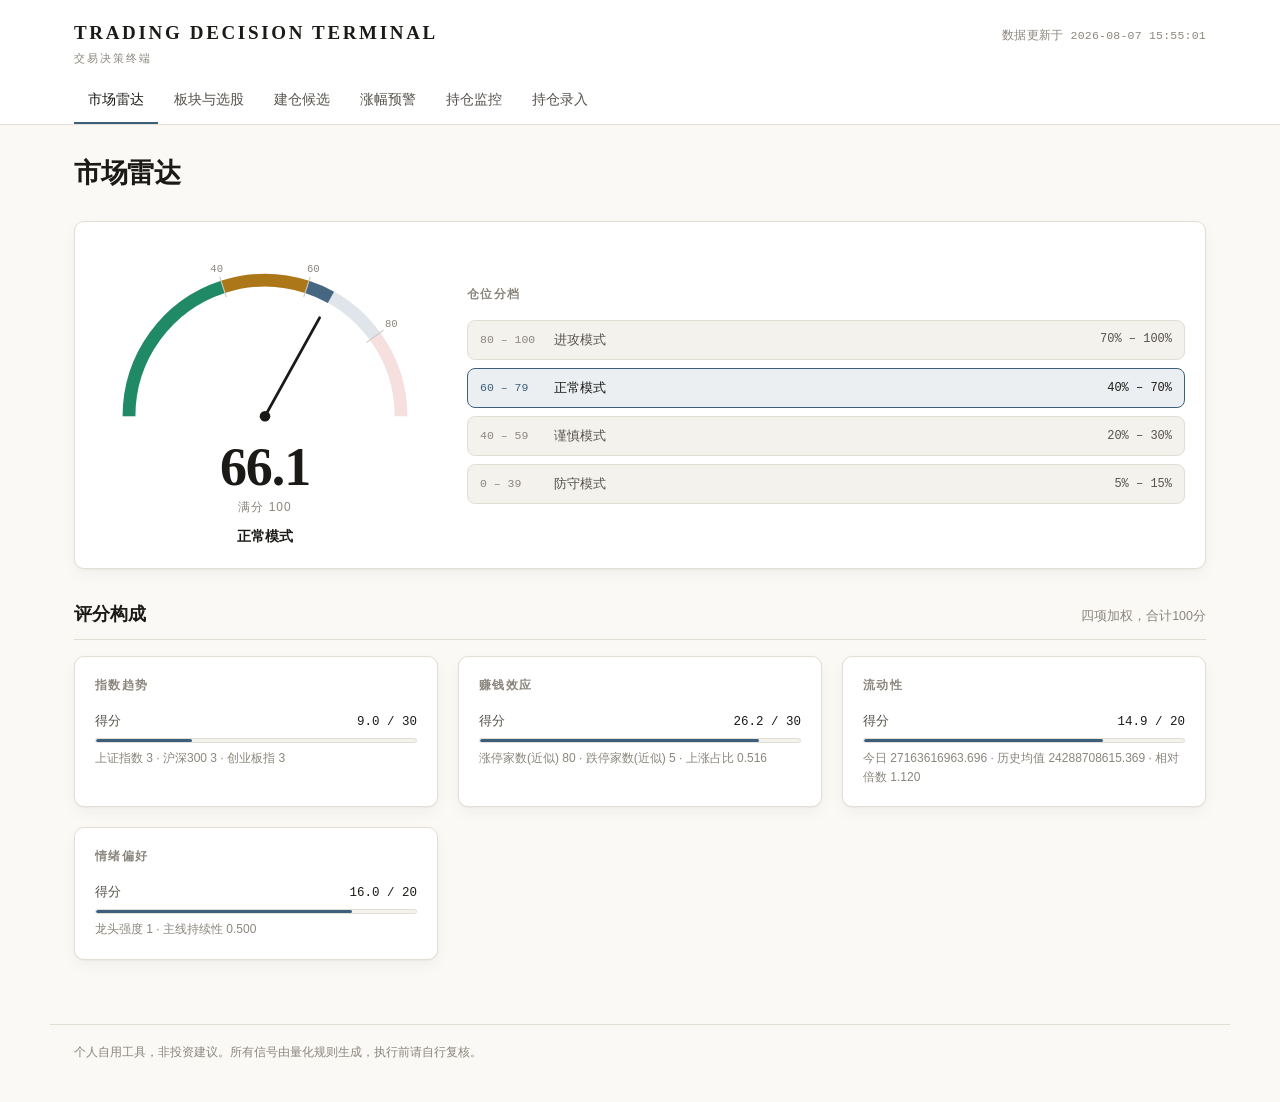
<file: site/index.html>
<!DOCTYPE html>
<html lang="zh-CN">
<head>
<meta charset="UTF-8" />
<meta name="viewport" content="width=device-width, initial-scale=1" />
<meta name="color-scheme" content="light dark" />
<title>市场雷达 · Trading Decision Terminal</title>
<link rel="stylesheet" href="./terminal.css" />
</head>
<body>

<header class="masthead">
  <div class="masthead-inner">
    <h1 class="wordmark">Trading Decision Terminal
      <span class="wordmark-sub">交易决策终端</span>
    </h1>
    <div class="stamp" id="stamp">读取中…</div>
  </div>
  <nav class="tabs" id="tabs" aria-label="页面导航"></nav>
</header>

<div class="diag" id="diag" hidden></div>

<main>
  <div class="page-head">
    <h2 class="page-title">市场雷达</h2>
  </div>

  <section class="card">
    <div class="gauge-wrap">
      <div>
        <div class="gauge">
          <div id="gauge"></div>
          <div class="gauge-readout">
            <div class="score-value" id="score">—</div>
            <div class="score-of">满分 100</div>
            <div class="mode-line" id="mode"></div>
          </div>
        </div>
      </div>
      <div>
        <h3 class="card-title">仓位分档</h3>
        <div class="regime-band" id="regimes"></div>
      </div>
    </div>
  </section>

  <section class="section">
    <div class="section-head">
      <h3 class="section-title">评分构成</h3>
      <span class="section-meta">四项加权，合计100分</span>
    </div>
    <div class="grid cols-2" id="breakdown"></div>
  </section>
</main>

<footer class="foot">个人自用工具，非投资建议。所有信号由量化规则生成，执行前请自行复核。</footer>

<script src="./terminal.js"></script>
<script>
const REGIMES = [
  { name: "进攻模式", range: "80 – 100", cap: "70% – 100%", lo: 80, hi: 101 },
  { name: "正常模式", range: "60 – 79",  cap: "40% – 70%",  lo: 60, hi: 80 },
  { name: "谨慎模式", range: "40 – 59",  cap: "20% – 30%",  lo: 40, hi: 60 },
  { name: "防守模式", range: "0 – 39",   cap: "5% – 15%",   lo: 0,  hi: 40 },
];
const MAXES = { "指数趋势": 30, "赚钱效应": 30, "流动性": 20, "情绪偏好": 20 };

function bandHtml(s) {
  return REGIMES.map(r => {
    const active = s !== null && s >= r.lo && s < r.hi;
    return `<div class="regime${active ? " is-active" : ""}">
      <span class="regime-range">${r.range}</span>
      <span>${r.name}</span>
      <span class="regime-cap">${r.cap}</span>
    </div>`;
  }).join("");
}

(async function () {
  buildChrome("index.html");
  stampLastRun();

  const data = await loadJson("market_score.json");

  if (!data) {
    document.getElementById("score").textContent = "—";
    renderGauge(document.getElementById("gauge"), 0);
    document.getElementById("regimes").innerHTML = bandHtml(null);
    document.getElementById("breakdown").innerHTML = emptyState("尚无市场评分", "");
    return;
  }

  panel("仪表盘", () => {
    renderGauge(document.getElementById("gauge"), data.total_score);
    document.getElementById("score").textContent = fmt.num(data.total_score, 1);
    document.getElementById("mode").textContent = data.mode || "";
  });

  panel("仓位分档", () => {
    document.getElementById("regimes").innerHTML = bandHtml(Number(data.total_score) || 0);
  });

  panel("评分构成", () => {
    const bd = data.breakdown || {};
    const keys = Object.keys(bd);
    document.getElementById("breakdown").innerHTML = keys.length
      ? keys.map(k => `<div class="card">
          <h3 class="card-title">${esc(k)}</h3>
          ${meter("得分", bd[k].score, MAXES[k] || 30, detailLine(bd[k].detail))}
        </div>`).join("")
      : emptyState("暂无评分明细", "");
  });
})();
</script>
</body>
</html>
</file>
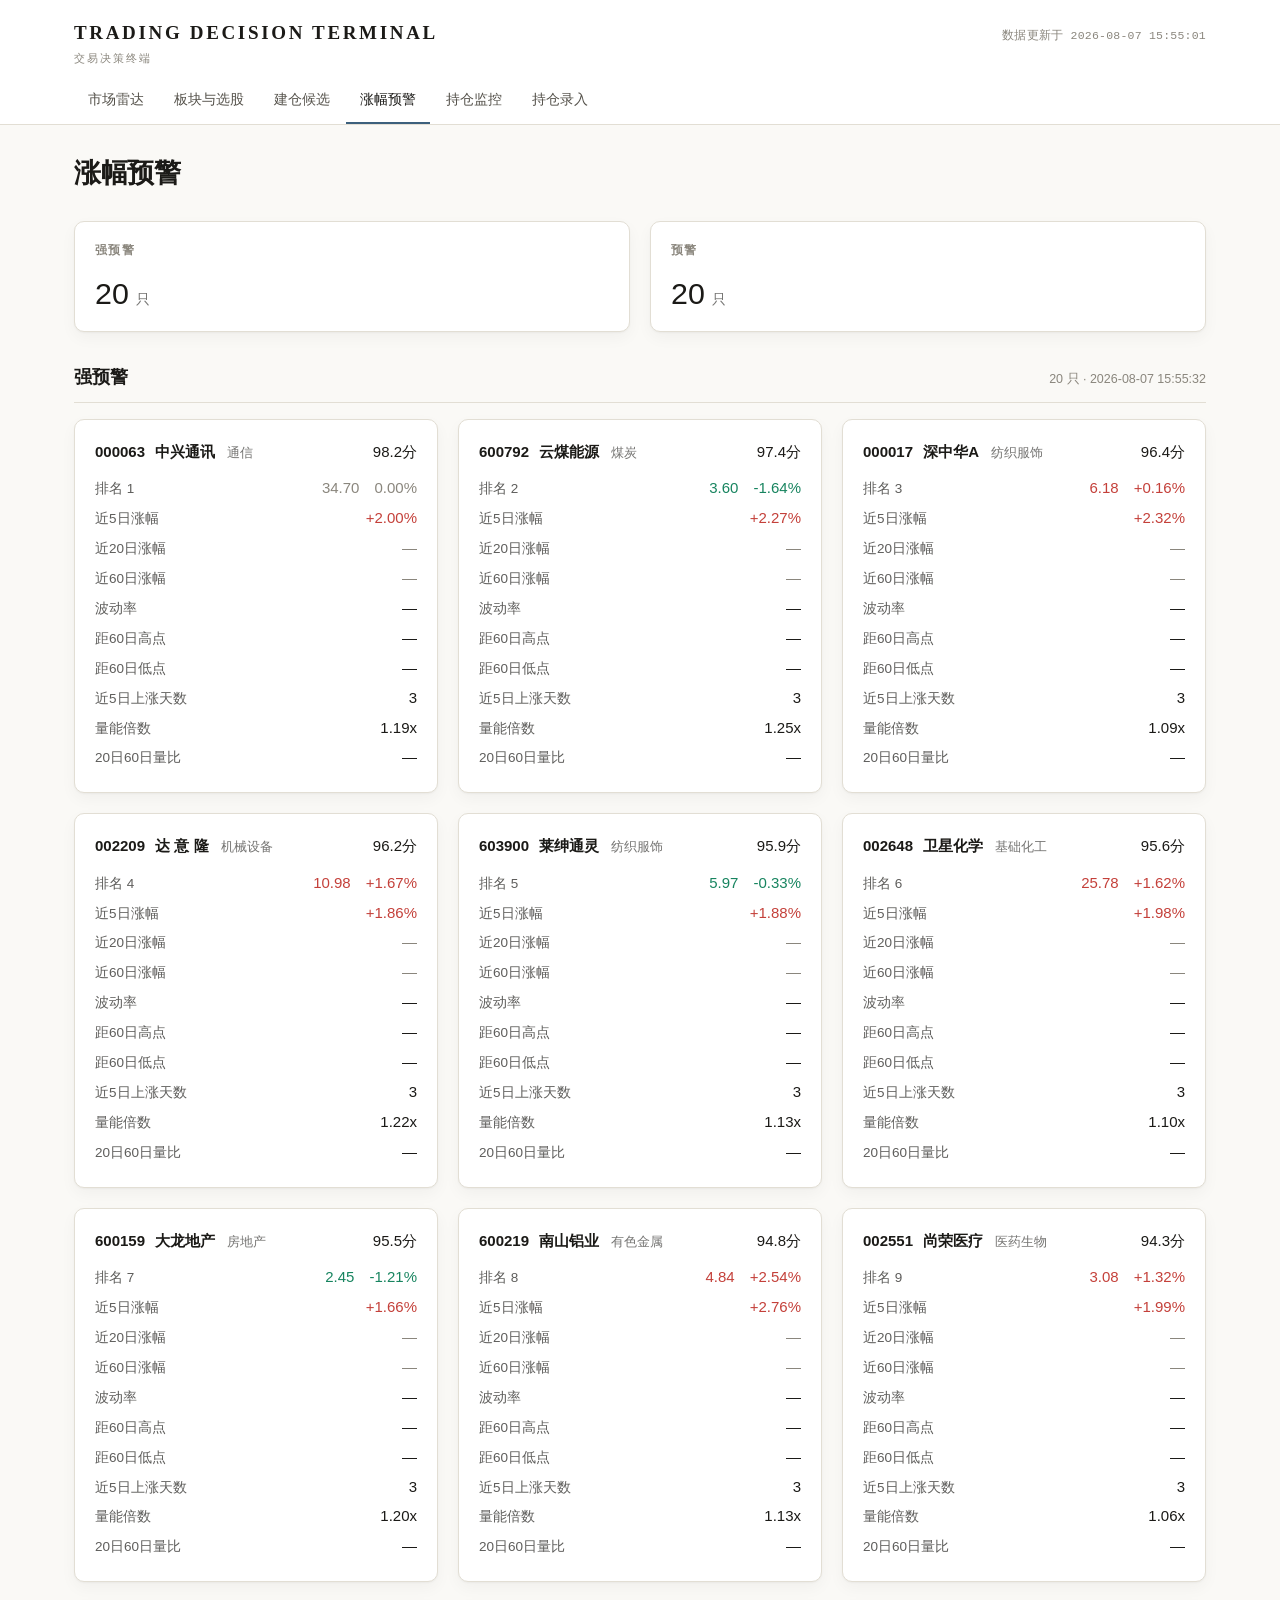
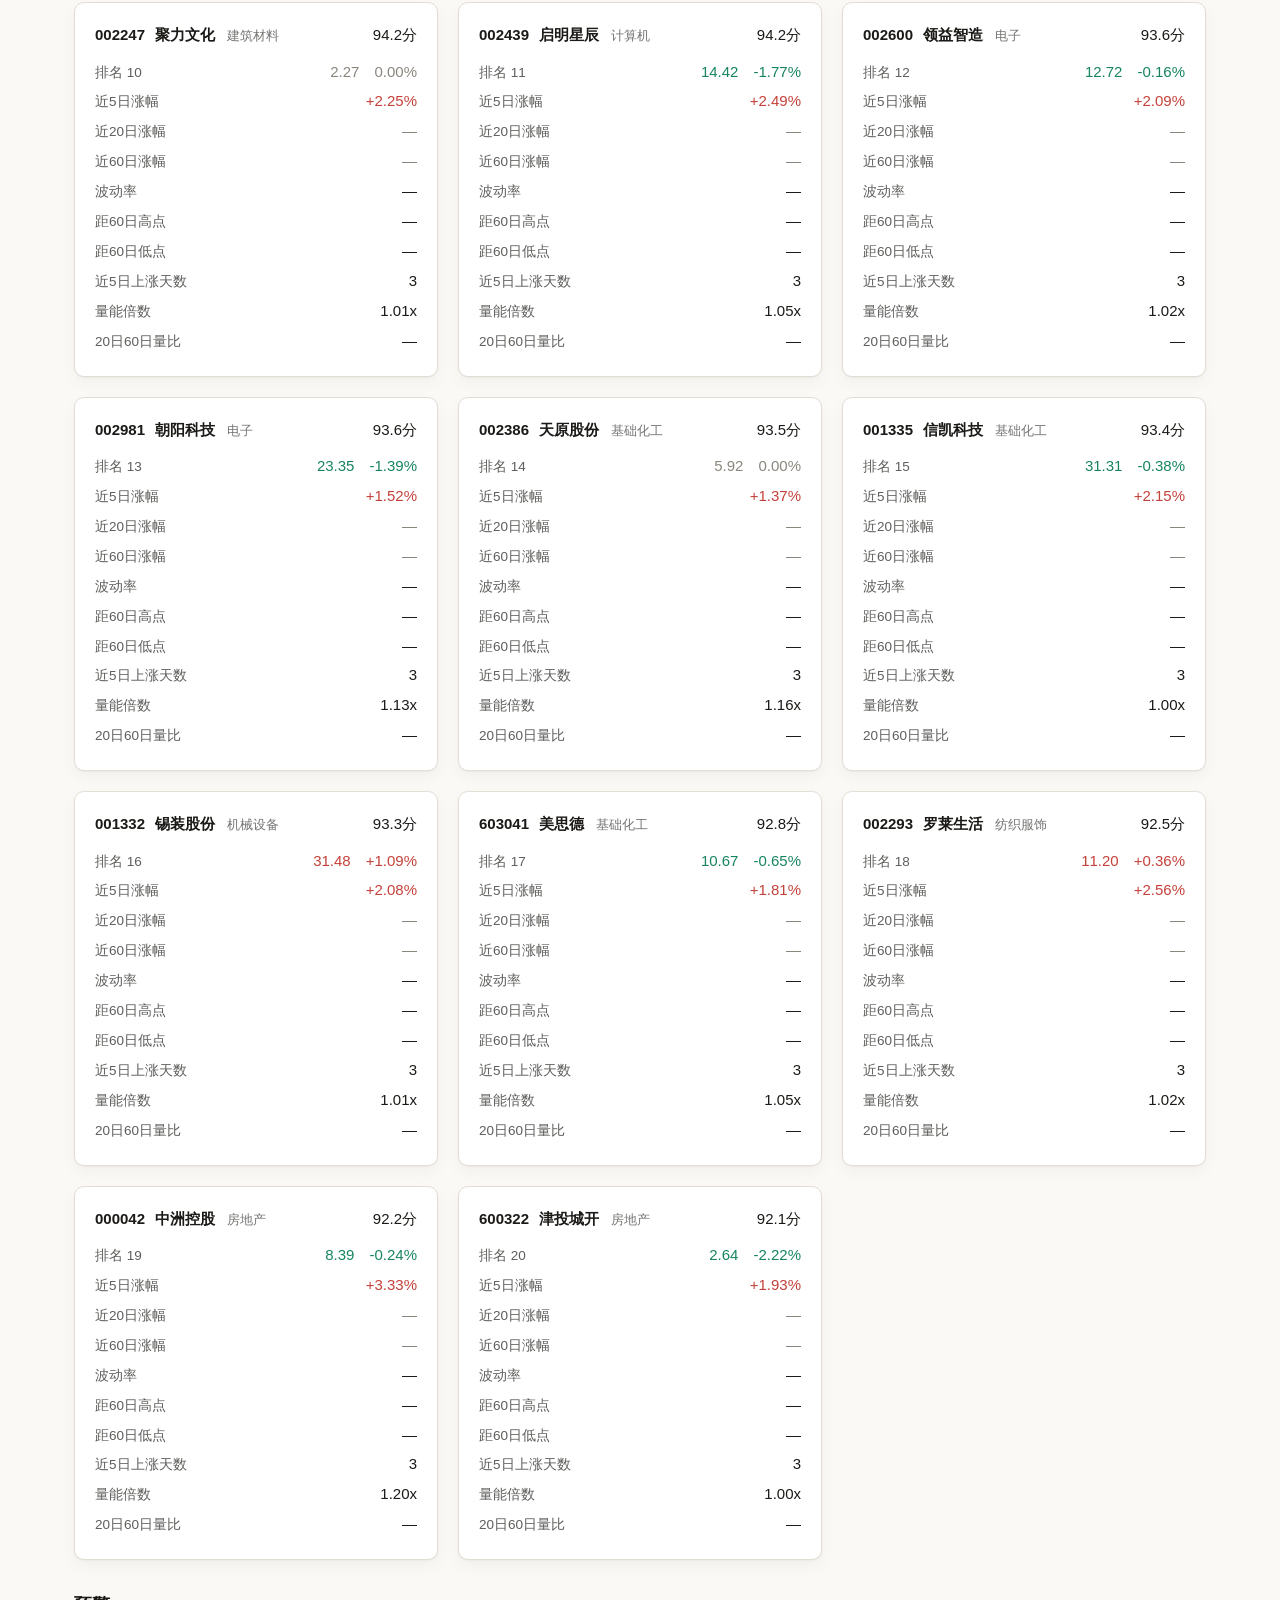
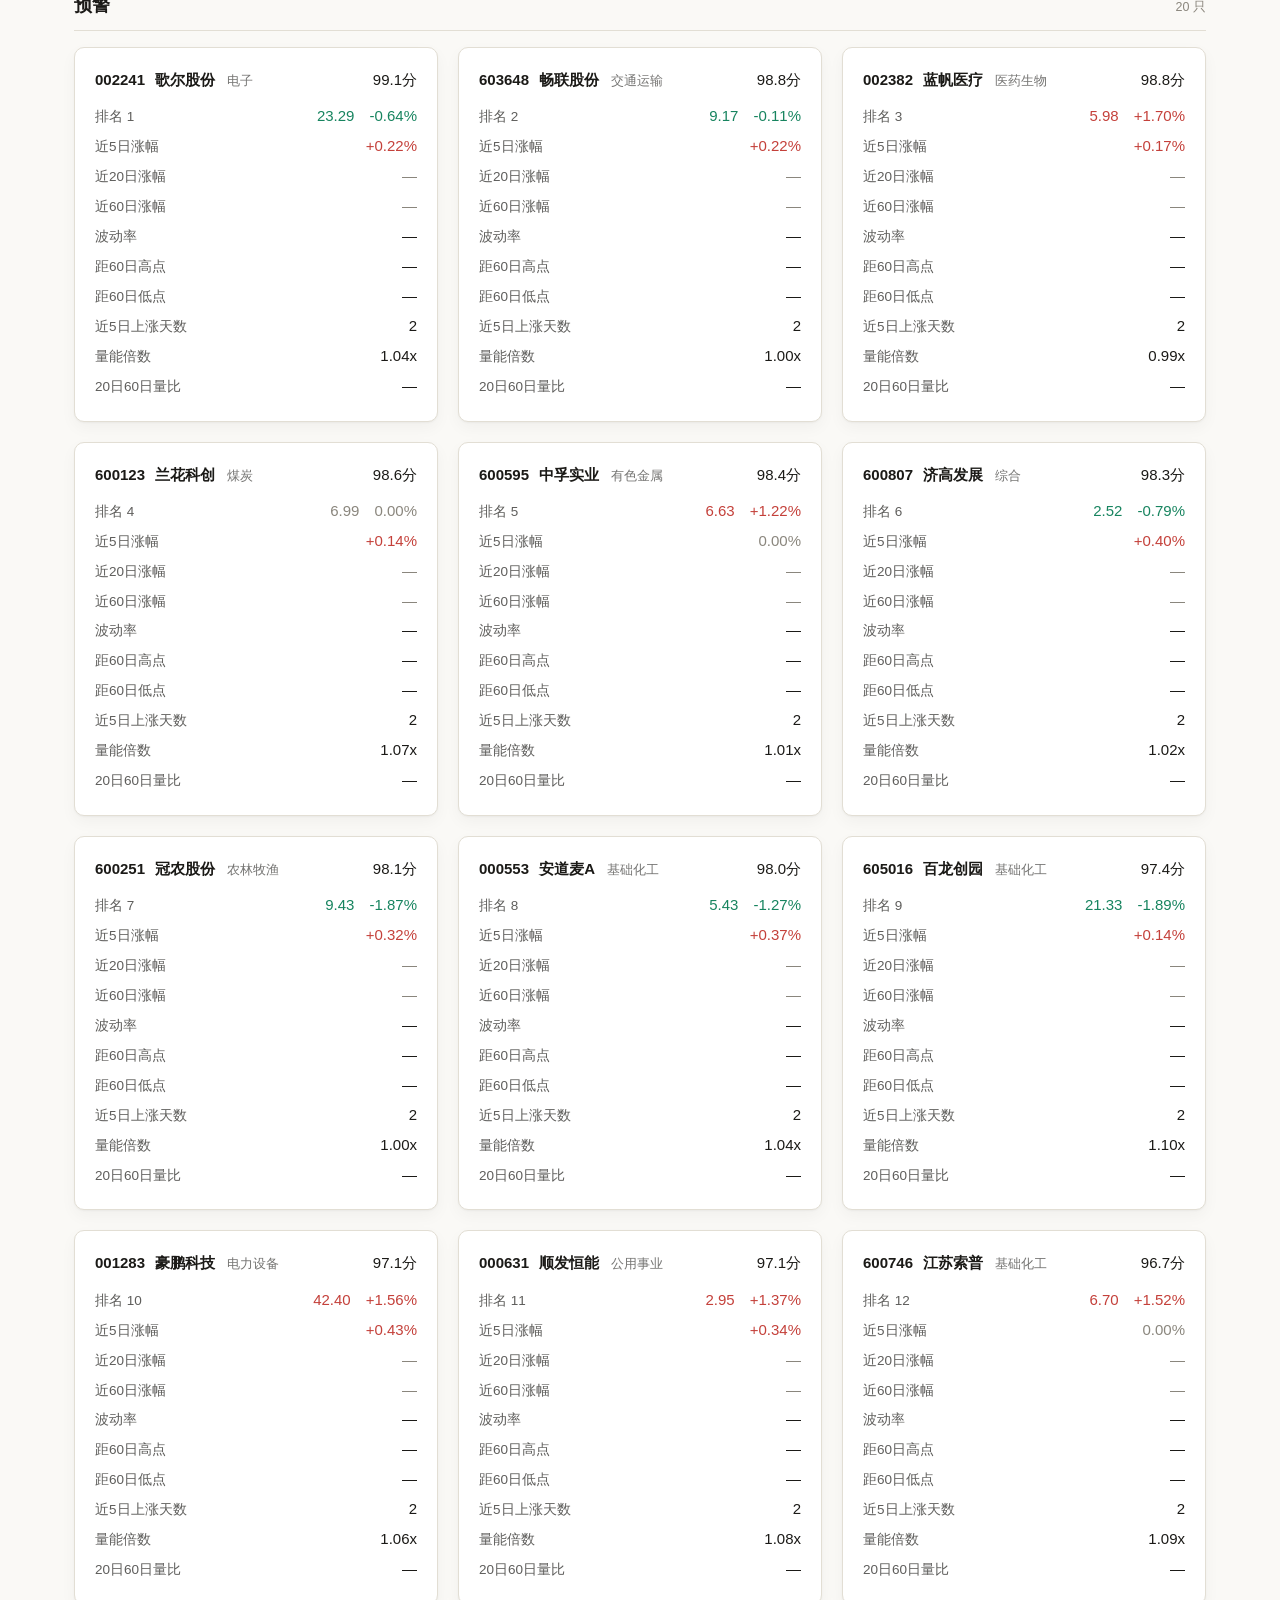
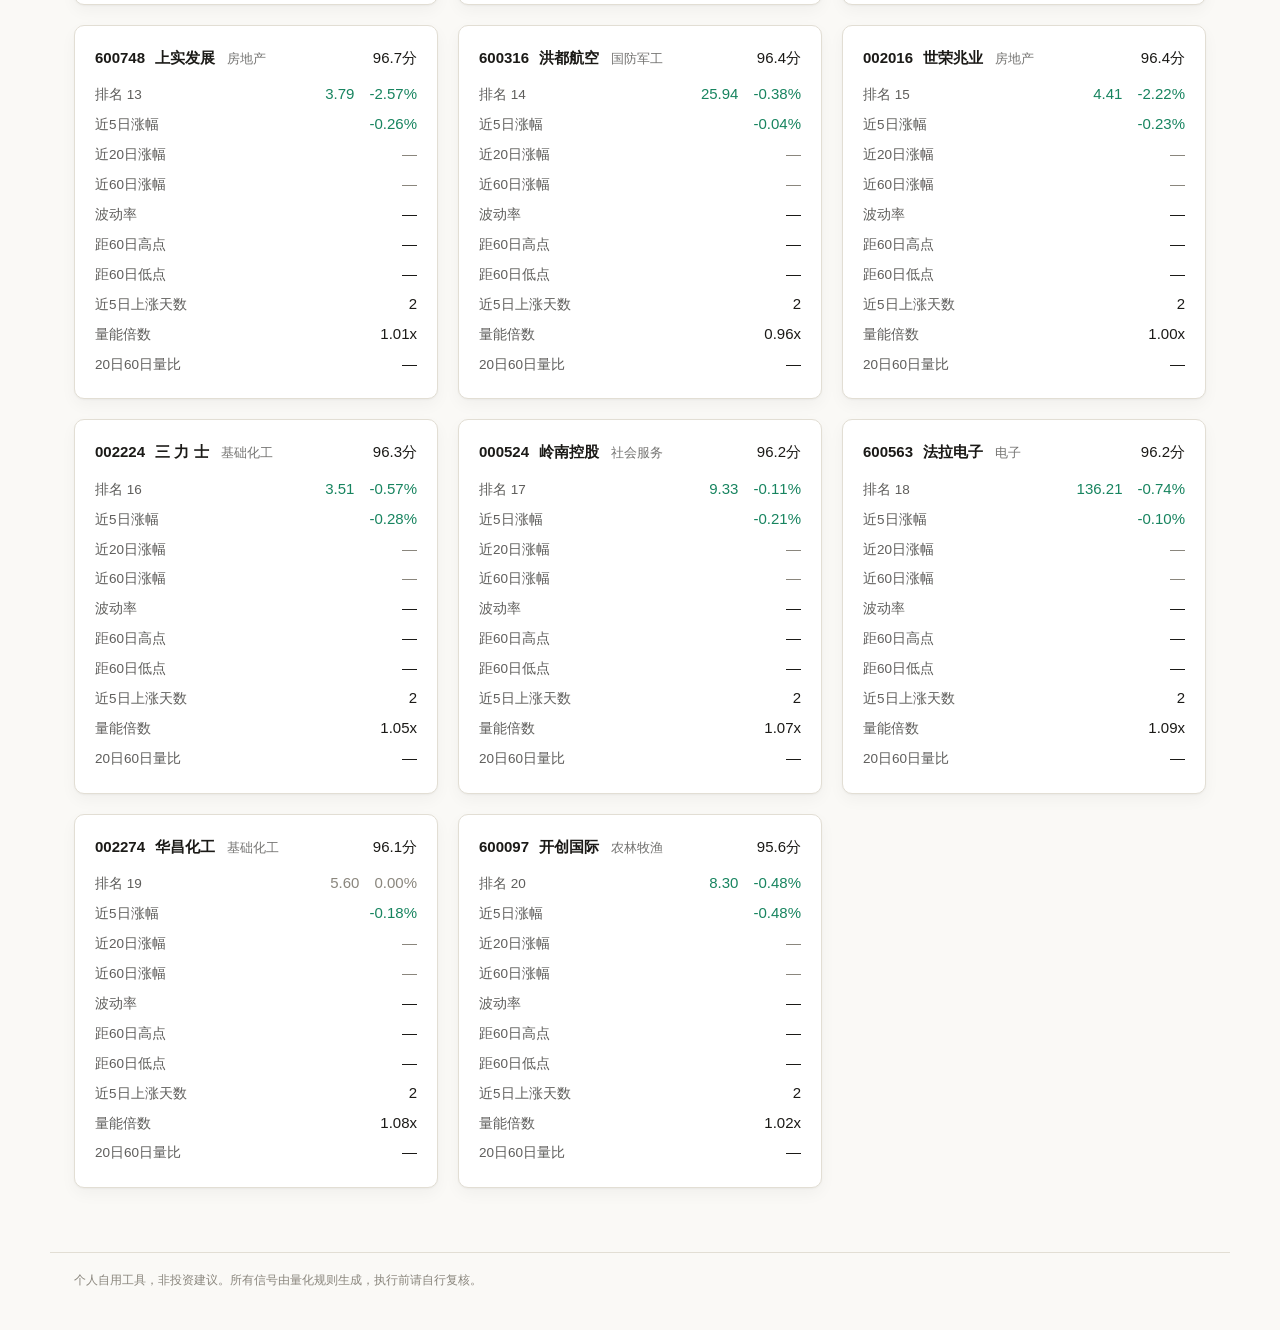
<file: site/alert.html>
<!DOCTYPE html>
<html lang="zh-CN">
<head>
<meta charset="UTF-8" />
<meta name="viewport" content="width=device-width, initial-scale=1" />
<meta name="color-scheme" content="light dark" />
<title>涨幅预警 · Trading Decision Terminal</title>
<link rel="stylesheet" href="./terminal.css" />
</head>
<body>

<header class="masthead">
  <div class="masthead-inner">
    <h1 class="wordmark">Trading Decision Terminal
      <span class="wordmark-sub">交易决策终端</span>
    </h1>
    <div class="stamp" id="stamp">读取中…</div>
  </div>
  <nav class="tabs" id="tabs" aria-label="页面导航"></nav>
</header>

<div class="diag" id="diag" hidden></div>

<main>
  <div class="page-head">
    <h2 class="page-title">涨幅预警</h2>
  </div>

  <section class="grid cols-2" id="overview"></section>

  <section class="section">
    <div class="section-head">
      <h3 class="section-title">强预警</h3>
      <span class="section-meta" id="strong-meta">—</span>
    </div>
    <div id="strong-list"></div>
  </section>

  <section class="section">
    <div class="section-head">
      <h3 class="section-title">预警</h3>
      <span class="section-meta" id="normal-meta">—</span>
    </div>
    <div id="normal-list"></div>
  </section>
</main>

<footer class="foot">个人自用工具，非投资建议。所有信号由量化规则生成，执行前请自行复核。</footer>

<script src="./terminal.js"></script>
<script>
function n_(o, keys) {
  if (!o) return null;
  for (const k of keys) {
    const v = o[k];
    if (typeof v === "number" && isFinite(v)) return v;
  }
  return null;
}

function card(s, rank) {
  const chg = n_(s, ["今日涨跌幅"]);
  const ret5 = n_(s, ["近5日涨幅"]);
  const ret20 = n_(s, ["近20日涨幅"]);
  const ret60 = n_(s, ["近60日涨幅"]);
  const vol20 = n_(s, ["波动率"]);
  const distHi = n_(s, ["距60日高点"]);
  const distLo = n_(s, ["距60日低点"]);
  const updays = s["近5日上涨天数"];
  const vspike = n_(s, ["量能倍数"]);
  const volRatio = n_(s, ["20日60日量比"]);
  const score = n_(s, ["综合得分"]);
  return `<div class="card">
    <div class="stock-head">
      <div>
        <span class="stock-code">${esc(String(s["代码"]||""))}</span>
        <span class="stock-name">${esc(String(s["名称"]||""))}</span>
        <span class="stock-industry">${esc(String(s["行业"]||"未分类"))}</span>
      </div>
      <span class="tag tag-muted">${score!==null?fmt.num(score,1)+"分":"—"}</span>
    </div>
    <div class="kv-row">
      <span class="kv-key">排名 ${rank}</span>
      <span class="kv-val num ${fmt.dirClass(chg)}">${fmt.num(n_(s,["最新价"]),2)}　${chg>0?"+":""}${fmt.num(chg,2)}%</span>
    </div>
    <div class="kv-list">
      <div class="kv-row"><span class="kv-key">近5日涨幅</span>
        <span class="kv-val num ${fmt.dirClass(ret5)}">${ret5!==null?(ret5>0?"+":"")+fmt.num(ret5,2)+"%":"—"}</span></div>
      <div class="kv-row"><span class="kv-key">近20日涨幅</span>
        <span class="kv-val num ${fmt.dirClass(ret20)}">${ret20!==null?(ret20>0?"+":"")+fmt.num(ret20,2)+"%":"—"}</span></div>
      <div class="kv-row"><span class="kv-key">近60日涨幅</span>
        <span class="kv-val num ${fmt.dirClass(ret60)}">${ret60!==null?(ret60>0?"+":"")+fmt.num(ret60,2)+"%":"—"}</span></div>
      <div class="kv-row"><span class="kv-key">波动率</span>
        <span class="kv-val num">${vol20!==null?fmt.num(vol20,2)+"%":"—"}</span></div>
      <div class="kv-row"><span class="kv-key">距60日高点</span>
        <span class="kv-val num">${distHi!==null?fmt.num(distHi,2)+"%":"—"}</span></div>
      <div class="kv-row"><span class="kv-key">距60日低点</span>
        <span class="kv-val num">${distLo!==null?fmt.num(distLo,2)+"%":"—"}</span></div>
      <div class="kv-row"><span class="kv-key">近5日上涨天数</span>
        <span class="kv-val num">${updays!==null&&updays!==undefined?updays:"—"}</span></div>
      <div class="kv-row"><span class="kv-key">量能倍数</span>
        <span class="kv-val num">${vspike!==null?fmt.num(vspike,2)+"x":"—"}</span></div>
      <div class="kv-row"><span class="kv-key">20日60日量比</span>
        <span class="kv-val num">${volRatio!==null?fmt.num(volRatio,2):"—"}</span></div>
    </div>
  </div>`;
}

(async function () {
  buildChrome("alert.html");
  stampLastRun();

  const data = await loadJson("dual.json");
  const F = (data && data.precursor_factor_watch) || {};
  const strong = (F.strong_watch || []).slice()
    .sort((a,b) => (n_(b,["综合得分"])??-1) - (n_(a,["综合得分"])??-1));
  const normal = (F.normal_watch || []).slice()
    .sort((a,b) => (n_(b,["综合得分"])??-1) - (n_(a,["综合得分"])??-1));

  panel("概览", () => {
    document.getElementById("overview").innerHTML = `
      <div class="card"><h3 class="card-title">强预警</h3>
        <div class="big-num">${strong.length}<span class="unit"> 只</span></div>
      </div>
      <div class="card"><h3 class="card-title">预警</h3>
        <div class="big-num">${normal.length}<span class="unit"> 只</span></div>
      </div>`;
  });

  panel("强预警列表", () => {
    document.getElementById("strong-meta").textContent = strong.length ? `${strong.length} 只 · ${(data&&data.update_date)||""}` : "无";
    document.getElementById("strong-list").innerHTML = strong.length
      ? `<div class="grid cols-2">${strong.map((s,i) => card(s,i+1)).join("")}</div>`
      : emptyState("当前无标的", "");
  });

  panel("预警列表", () => {
    document.getElementById("normal-meta").textContent = normal.length ? `${normal.length} 只` : "无";
    document.getElementById("normal-list").innerHTML = normal.length
      ? `<div class="grid cols-2">${normal.map((s,i) => card(s,i+1)).join("")}</div>`
      : emptyState("当前无标的", "");
  });
})();
</script>

<style>
.big-num { font-size:1.9rem; font-variant-numeric:tabular-nums; line-height:1.15; }
.big-num .unit { font-size:.85rem; opacity:.6; margin-left:3px; }

.stock-head { display:flex; justify-content:space-between; align-items:baseline; gap:8px; margin-bottom:10px; }
.stock-code { font-variant-numeric:tabular-nums; font-weight:600; }
.stock-name { margin-left:6px; font-weight:600; }
.stock-industry { margin-left:8px; opacity:.6; font-size:.85em; }

.kv-row { display:flex; justify-content:space-between; gap:10px; padding:3px 0; align-items:baseline; }
.kv-key { opacity:.7; flex-shrink:0; font-size:.9em; }
.kv-val { text-align:right; }
.kv-val.num { font-variant-numeric:tabular-nums; }
.kv-val.up { color:var(--up,#b4483c); }
.kv-val.down { color:var(--down,#3d7a5a); }
</style>
</body>
</html>
</file>
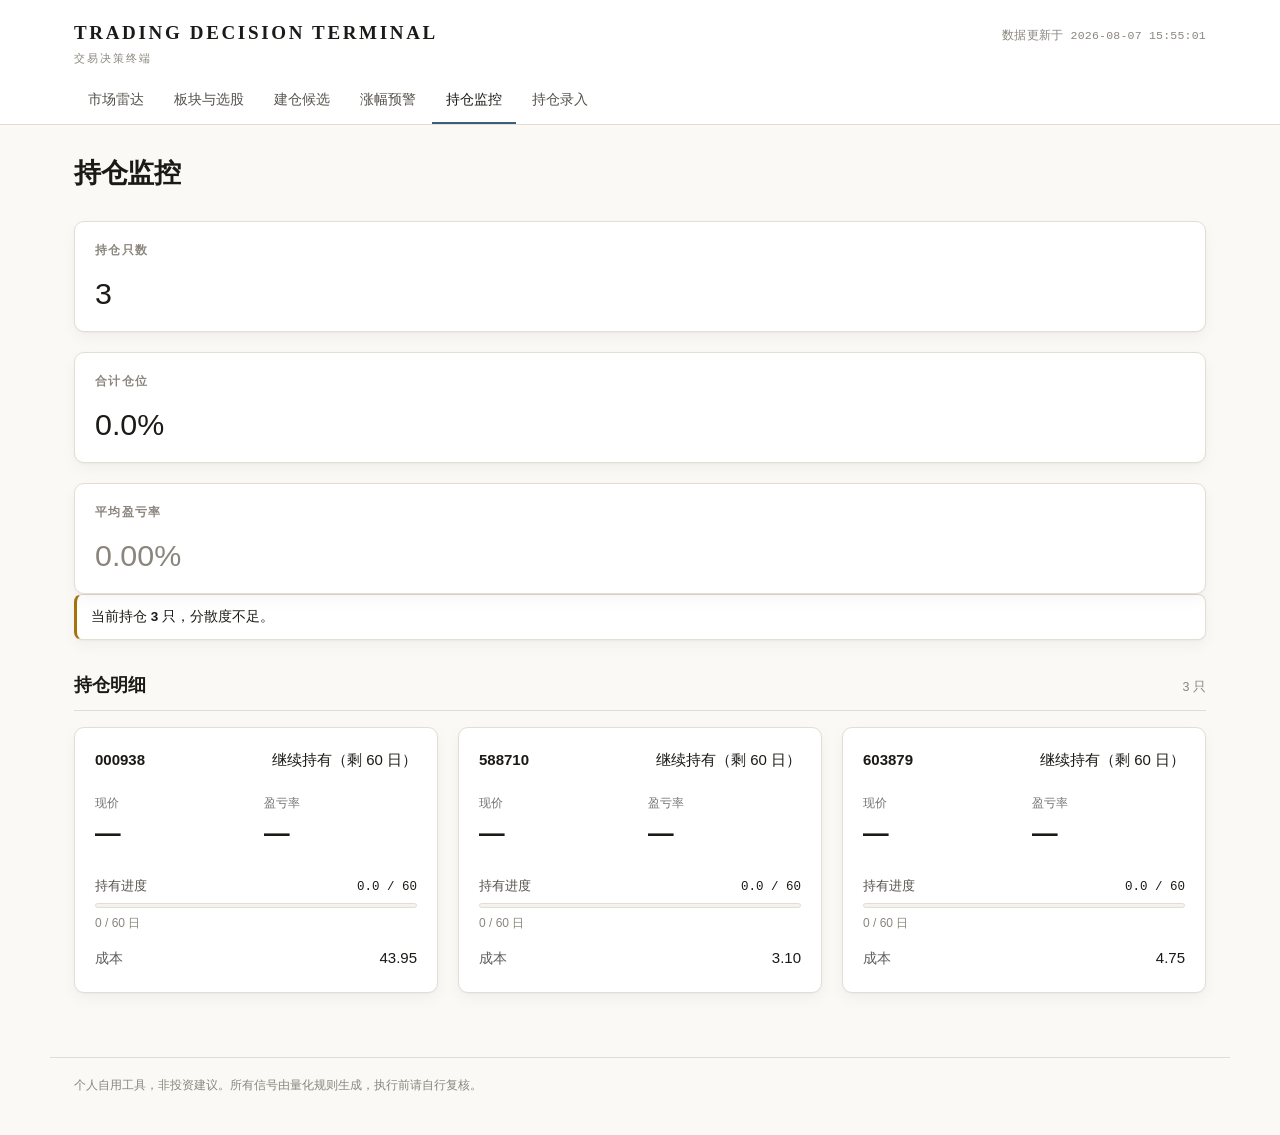
<file: site/holdings.html>
<!DOCTYPE html>
<html lang="zh-CN">
<head>
<meta charset="UTF-8" />
<meta name="viewport" content="width=device-width, initial-scale=1" />
<meta name="color-scheme" content="light dark" />
<title>持仓监控 · Trading Decision Terminal</title>
<link rel="stylesheet" href="./terminal.css" />
</head>
<body>

<header class="masthead">
  <div class="masthead-inner">
    <h1 class="wordmark">Trading Decision Terminal
      <span class="wordmark-sub">交易决策终端</span>
    </h1>
    <div class="stamp" id="stamp">读取中…</div>
  </div>
  <nav class="tabs" id="tabs" aria-label="页面导航"></nav>
</header>

<div class="diag" id="diag" hidden></div>

<main>
  <div class="page-head">
    <h2 class="page-title">持仓监控</h2>
  </div>

  <section class="grid cols-3" id="overview"></section>
  <section id="alerts"></section>

  <section class="section">
    <div class="section-head">
      <h3 class="section-title">持仓明细</h3>
      <span class="section-meta" id="hold-meta">—</span>
    </div>
    <div id="holdings"></div>
  </section>
</main>

<footer class="foot">个人自用工具，非投资建议。所有信号由量化规则生成，执行前请自行复核。</footer>

<script src="./terminal.js"></script>
<script>
const HOLD_DAYS = 60;

function n_(o, keys, d) {
  if (!o) return d === undefined ? null : d;
  for (const k of keys) {
    const v = o[k];
    if (typeof v === "number" && isFinite(v)) return v;
  }
  return d === undefined ? null : d;
}

function holdCard(h) {
  const days = n_(h, ["holding_days", "持有天数"], 0) || 0;
  const left = Math.max(0, HOLD_DAYS - days);
  const cost = n_(h, ["cost_price", "avg_cost", "成本价"]);
  const price = n_(h, ["last_price", "close", "现价"]);
  const pnl = (cost && price) ? (price / cost - 1) : n_(h, ["pnl_pct"]);
  const shares = n_(h, ["shares", "持股数"]);

  let action = h.next_action || h.pending_exit;
  if (!action) action = left <= 0 ? "到期卖出" : `继续持有（剩 ${left} 日）`;
  const urgent = left <= 3 || /卖出|清仓/.test(action);
  const pnlCls = pnl === null ? "" : fmt.dirClass(pnl);

  return `<div class="card">
    <div class="stock-head">
      <div><span class="stock-code">${esc(String(h.code || ""))}</span>
        <span class="stock-name">${esc(String(h.name || ""))}</span></div>
      <span class="tag ${urgent ? "tag-warn" : "tag-muted"}">${esc(action)}</span>
    </div>
    <div class="live-row">
      <div class="live-cell">
        <div class="live-label">现价</div>
        <div class="live-num">${price!==null?fmt.num(price,2):"—"}</div>
      </div>
      <div class="live-cell">
        <div class="live-label">盈亏率</div>
        <div class="live-num ${pnlCls}">${pnl!==null?(pnl>0?"+":"")+fmt.num(pnl*100,2)+"%":"—"}</div>
      </div>
    </div>
    ${meter("持有进度", days, HOLD_DAYS, `${days} / ${HOLD_DAYS} 日`)}
    <div class="kv-list" style="margin-top:10px">
      ${cost !== null ? `<div class="kv-row"><span class="kv-key">成本</span>
        <span class="kv-val num">${fmt.num(cost, 2)}</span></div>` : ""}
      ${shares !== null ? `<div class="kv-row"><span class="kv-key">持股</span>
        <span class="kv-val num">${fmt.num(shares, 0)}</span></div>` : ""}
      ${h.sector && h.sector !== "未分类" ? `<div class="kv-row"><span class="kv-key">行业</span>
        <span class="kv-val">${esc(h.sector)}</span></div>` : ""}
    </div>
  </div>`;
}

function alertBox(t) {
  return `<div class="card alert"><p style="margin:0">${t}</p></div>`;
}

(async function () {
  buildChrome("holdings.html");
  stampLastRun();

  const data = await loadJson("positions.json");
  const list = Array.isArray(data) ? data
    : (data && (data.holdings || data.positions)) || [];

  panel("概览", () => {
    const n = list.length;
    const totalPct = list.reduce((a, h) =>
      a + (n_(h, ["position_pct", "weight", "仓位"], 0) || 0), 0);
    const avgPnl = n ? list.reduce((a, h) => {
      const cost = n_(h, ["cost_price", "avg_cost", "成本价"]);
      const price = n_(h, ["last_price", "close", "现价"]);
      const pnl = (cost && price) ? (price / cost - 1) : (n_(h, ["pnl_pct"]) || 0);
      return a + pnl;
    }, 0) / n : null;
    const cards = [
      ["持仓只数", n, ""],
      ["合计仓位", n ? fmt.num(totalPct, 1) + "%" : "—", ""],
      ["平均盈亏率", avgPnl!==null ? (avgPnl>0?"+":"")+fmt.num(avgPnl*100,2)+"%" : "—",
        avgPnl===null?"":fmt.dirClass(avgPnl)],
    ];
    document.getElementById("overview").innerHTML = cards.map(c =>
      `<div class="card"><h3 class="card-title">${esc(c[0])}</h3>
       <div class="big-num ${c[2]}">${typeof c[1] === "number" ? c[1] : esc(String(c[1]))}</div>
      </div>`).join("");
  });

  panel("警示", () => {
    const box = [];
    if (list.length && list.length < 30) {
      box.push(alertBox(`当前持仓 <strong>${list.length}</strong> 只，分散度不足。`));
    }
    if (!list.length) {
      box.push(alertBox(`当前空仓。`));
    }
    document.getElementById("alerts").innerHTML = box.join("");
  });

  panel("持仓明细", () => {
    document.getElementById("hold-meta").textContent =
      list.length ? `${list.length} 只` : "无";
    document.getElementById("holdings").innerHTML = list.length
      ? `<div class="grid cols-2">${list.map(holdCard).join("")}</div>`
      : emptyState("当前无持仓", "");
  });
})();
</script>

<style>
.big-num { font-size:1.9rem; font-variant-numeric:tabular-nums; line-height:1.15; }
.big-num.up { color:var(--up,#b4483c); }
.big-num.down { color:var(--down,#3d7a5a); }
.stock-head { display:flex; justify-content:space-between; align-items:baseline; gap:10px; margin-bottom:12px; }
.stock-code { font-variant-numeric:tabular-nums; font-weight:600; }
.stock-name { margin-left:8px; opacity:.8; }
.live-row { display:flex; gap:16px; margin-bottom:12px; padding:10px 0;
  border-top:1px solid var(--rule,#d8d4cc); border-bottom:1px solid var(--rule,#d8d4cc); }
.live-cell { flex:1; }
.live-label { font-size:.8em; opacity:.6; margin-bottom:2px; }
.live-num { font-size:1.6rem; font-variant-numeric:tabular-nums; font-weight:600; }
.live-num.up { color:var(--up,#b4483c); }
.live-num.down { color:var(--down,#3d7a5a); }
.kv-row { display:flex; justify-content:space-between; gap:12px; padding:3px 0; align-items:baseline; }
.kv-key { opacity:.7; flex-shrink:0; font-size:.92em; }
.kv-val.num { font-variant-numeric:tabular-nums; }
.alert { border-left:3px solid var(--warn,#b8862a); }
</style>
</body>
</html>
</file>
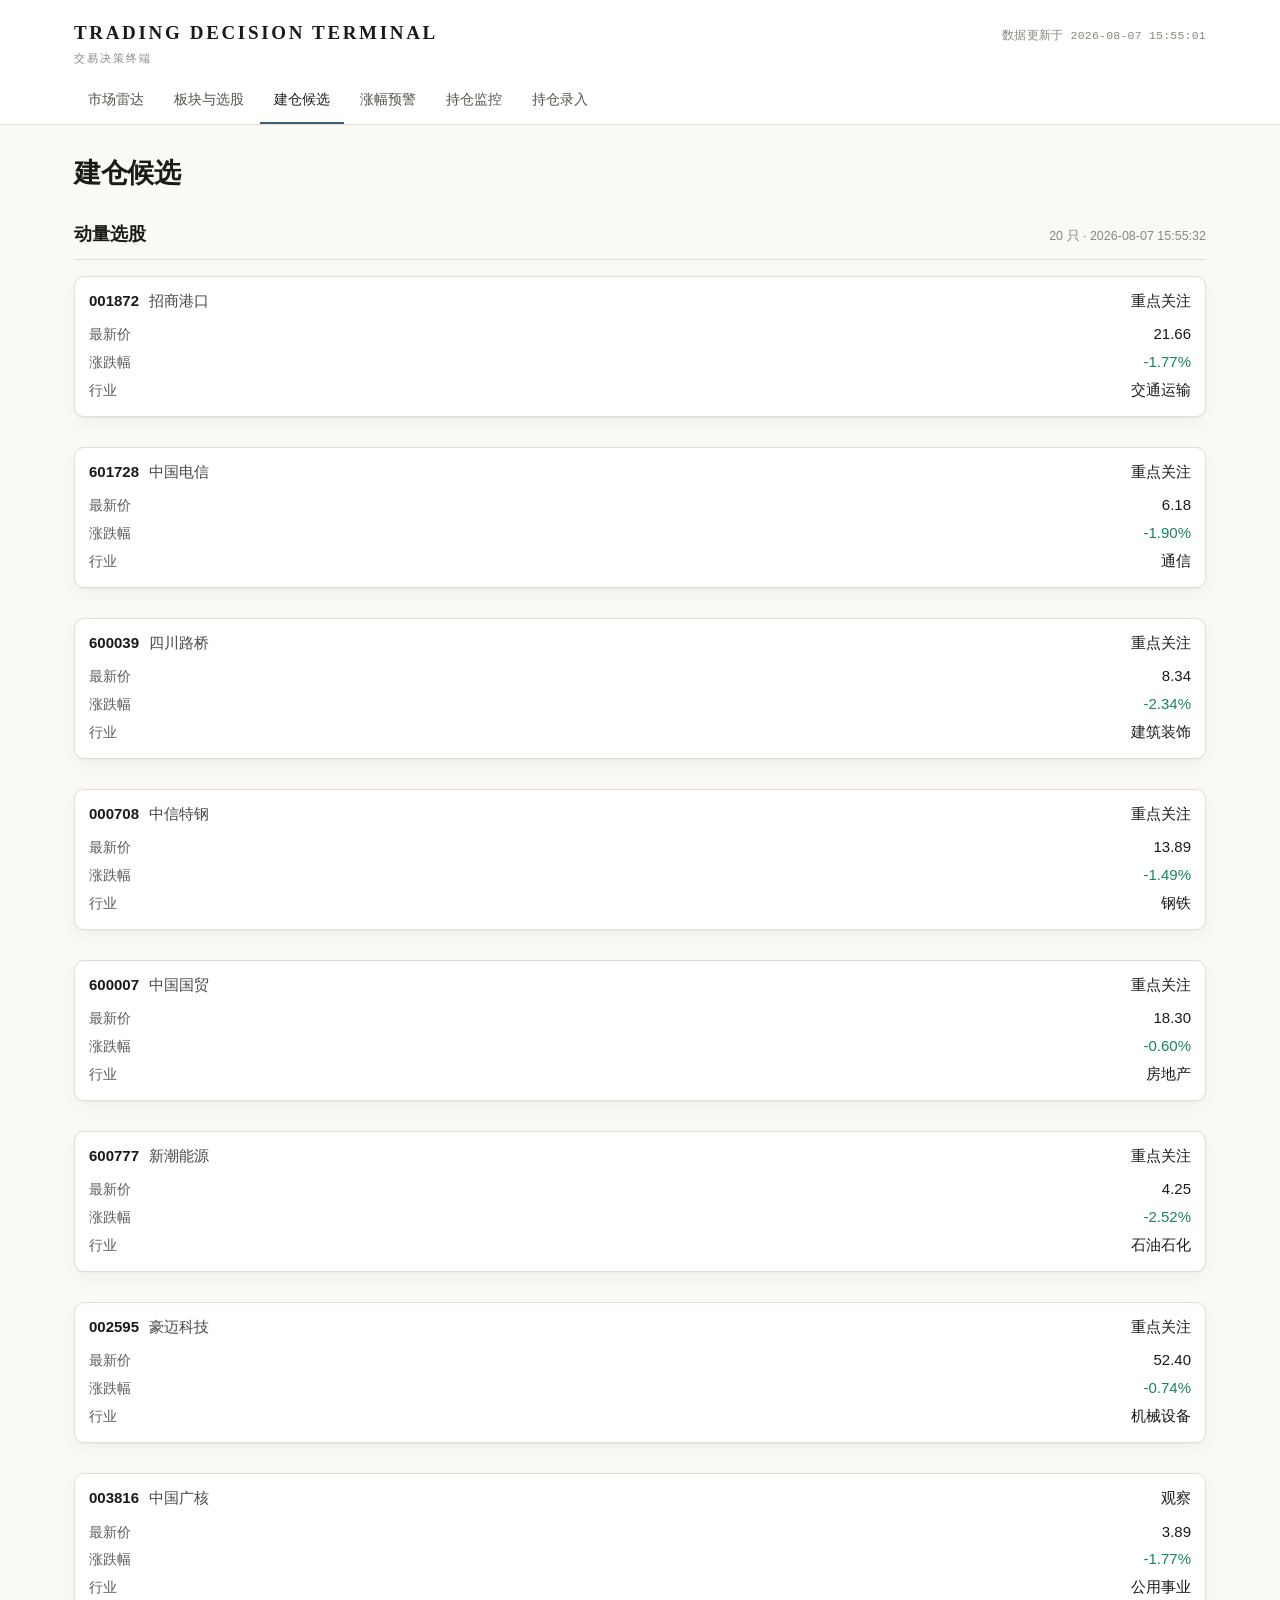
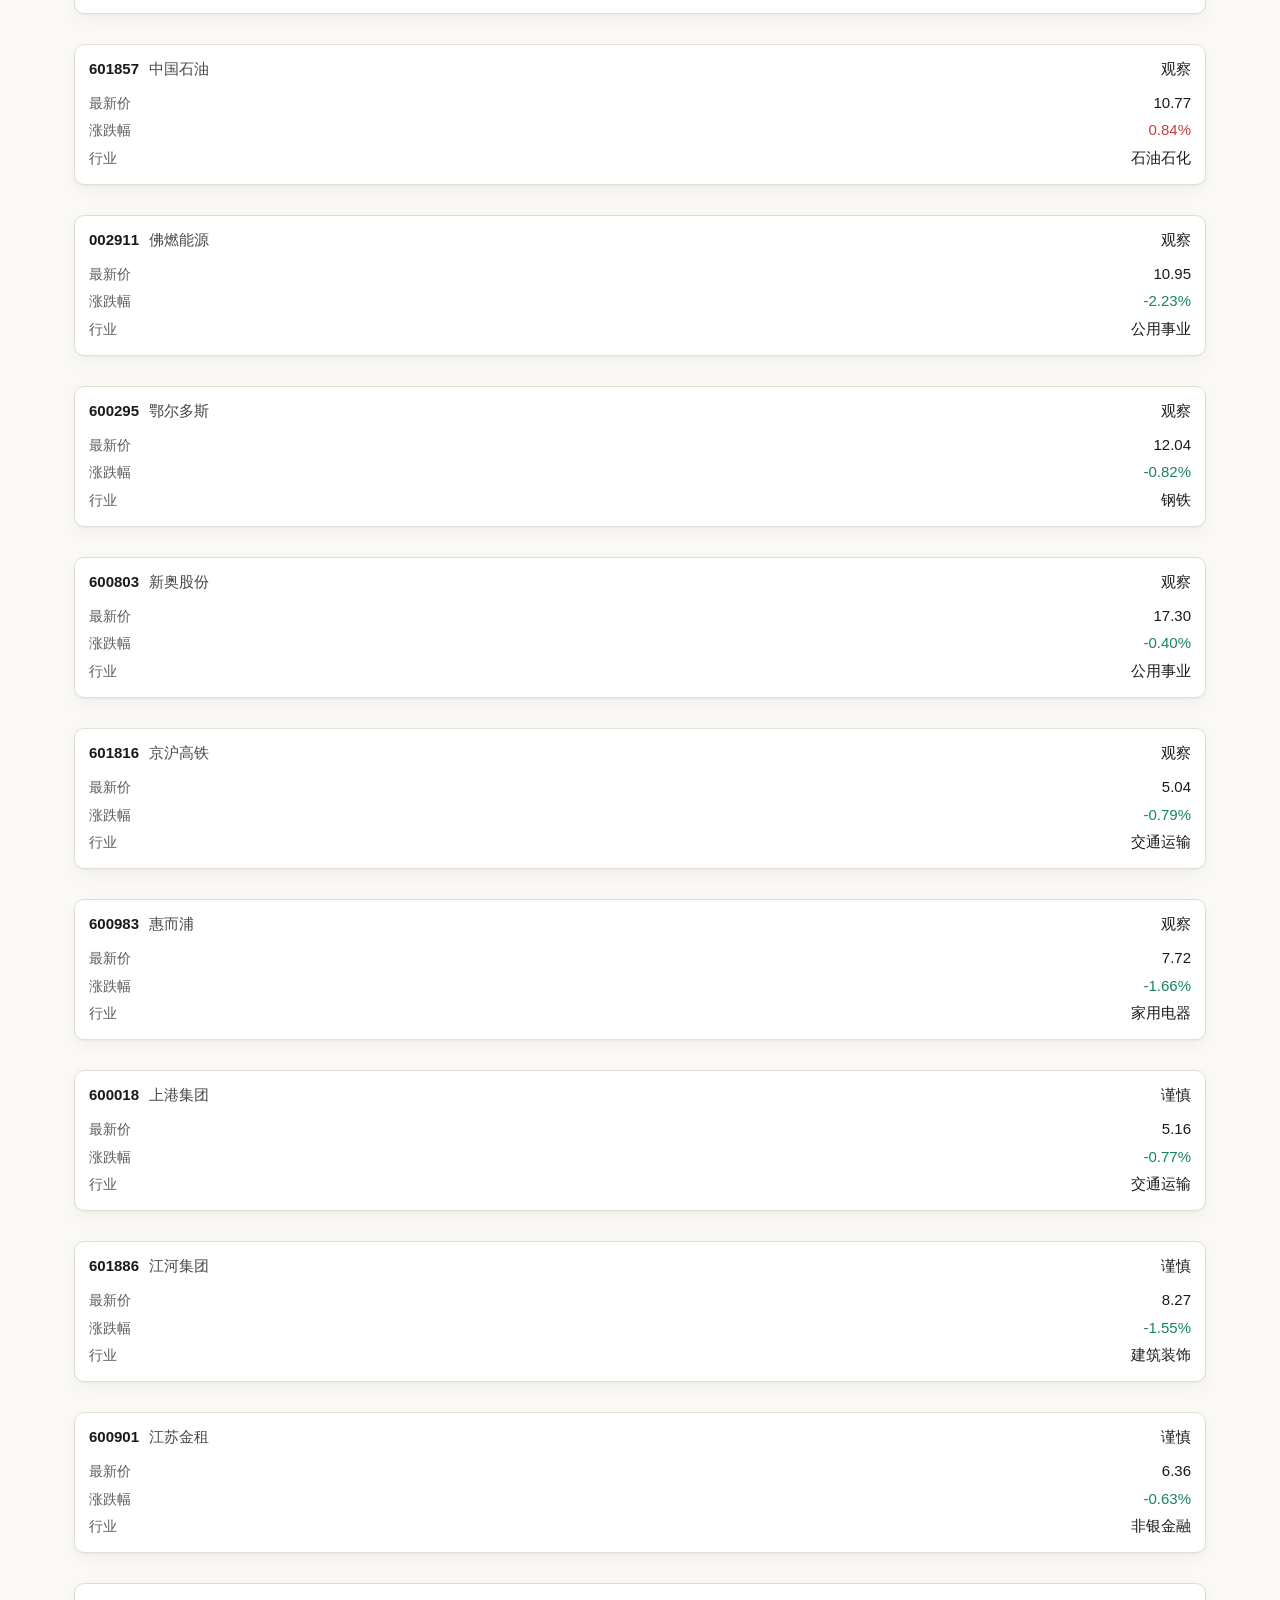
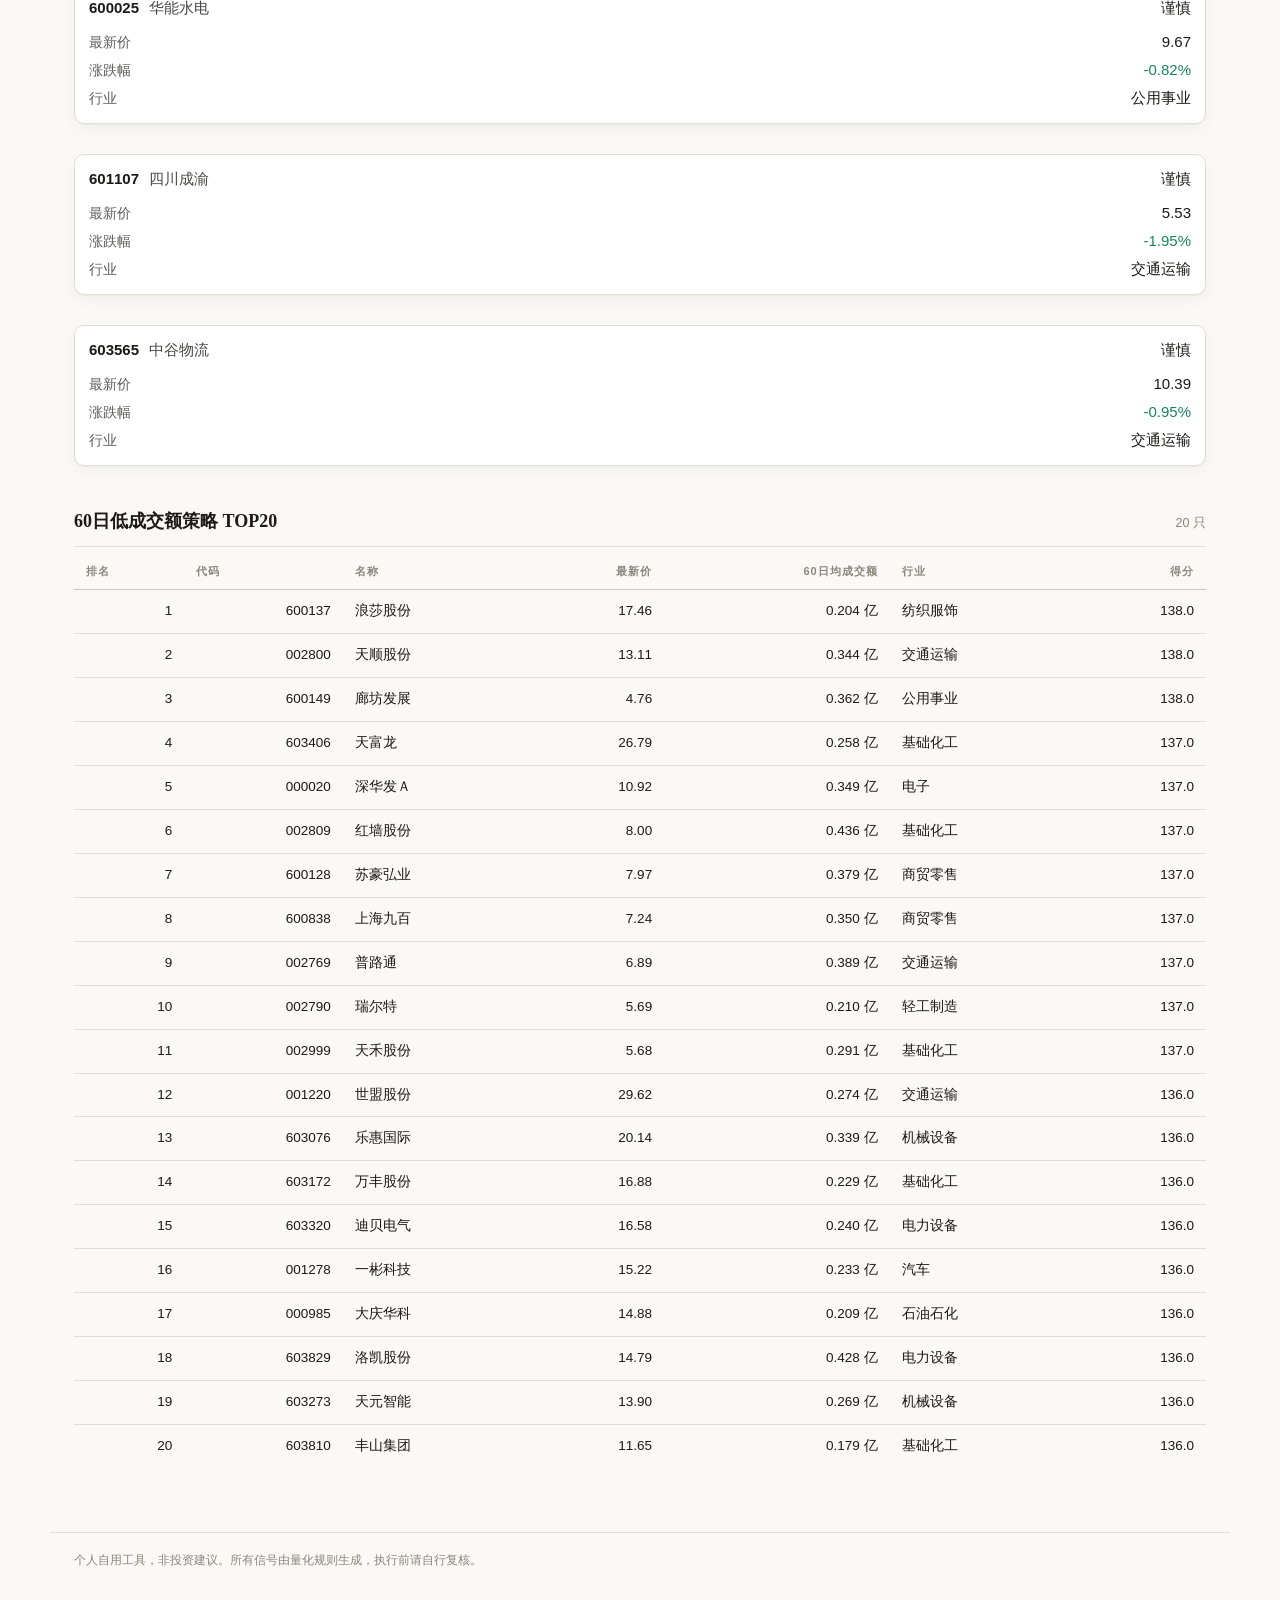
<file: site/signals.html>
<!DOCTYPE html>
<html lang="zh-CN">
<head>
<meta charset="UTF-8" />
<meta name="viewport" content="width=device-width, initial-scale=1" />
<meta name="color-scheme" content="light dark" />
<title>建仓候选 · Trading Decision Terminal</title>
<link rel="stylesheet" href="./terminal.css" />
</head>
<body>

<header class="masthead">
  <div class="masthead-inner">
    <h1 class="wordmark">Trading Decision Terminal
      <span class="wordmark-sub">交易决策终端</span>
    </h1>
    <div class="stamp" id="stamp">读取中…</div>
  </div>
  <nav class="tabs" id="tabs" aria-label="页面导航"></nav>
</header>

<div class="diag" id="diag" hidden></div>

<main>
  <div class="page-head">
    <h2 class="page-title">建仓候选</h2>
  </div>

  <section class="section">
    <div class="section-head">
      <h3 class="section-title">动量选股</h3>
      <span class="section-meta" id="mom-meta">—</span>
    </div>
    <div id="mom-list"></div>
  </section>

  <section class="section">
    <div class="section-head">
      <h3 class="section-title">60日低成交额策略 TOP20</h3>
      <span class="section-meta" id="lt-meta">—</span>
    </div>
    <div class="table-wrap">
      <table class="tbl" id="lt-table">
        <thead>
          <tr>
            <th>排名</th><th>代码</th><th>名称</th>
            <th class="num">最新价</th><th class="num">60日均成交额</th>
            <th>行业</th><th class="num">得分</th>
          </tr>
        </thead>
        <tbody id="lt-body"></tbody>
      </table>
    </div>
  </section>
</main>

<footer class="foot">个人自用工具，非投资建议。所有信号由量化规则生成，执行前请自行复核。</footer>

<script src="./terminal.js"></script>
<script>
function n_(o, keys) {
  if (!o) return null;
  for (const k of keys) {
    const v = o[k];
    if (typeof v === "number" && isFinite(v)) return v;
  }
  return null;
}
function s_(o, keys, d) {
  if (!o) return d || "";
  for (const k of keys) {
    const v = o[k];
    if (v !== undefined && v !== null && v !== "") return String(v);
  }
  return d || "";
}

/* ---- 动量选股：三档强度标注 ---- */
function assignTier(list) {
  const n = list.length;
  const sorted = list.slice().sort((a, b) =>
    (n_(b, ["综合得分","score"]) ?? -1) - (n_(a, ["综合得分","score"]) ?? -1));
  const rankOf = new Map();
  sorted.forEach((s, i) => rankOf.set(s, i));
  return list.map(s => {
    const r = rankOf.get(s);
    let tier;
    if (r < n / 3) tier = { label: "重点关注", cls: "tag-warn" };
    else if (r < n * 2 / 3) tier = { label: "观察", cls: "tag-muted" };
    else tier = { label: "谨慎", cls: "tag-ok" };
    return { s, tier, rank: r };
  });
}
function momCard(item) {
  const { s, tier } = item;
  return `<div class="card mini">
    <div class="stock-head">
      <div><span class="stock-code">${esc(s_(s,["代码"]))}</span>
        <span class="stock-name">${esc(s_(s,["名称"]))}</span></div>
      <span class="tag ${tier.cls}">${tier.label}</span>
    </div>
    <div class="kv-list">
      <div class="kv-row"><span class="kv-key">最新价</span>
        <span class="kv-val num">${fmt.num(n_(s,["最新价"]),2)}</span></div>
      <div class="kv-row"><span class="kv-key">涨跌幅</span>
        <span class="kv-val num ${fmt.dirClass(n_(s,["涨跌幅"]))}">${fmt.num(n_(s,["涨跌幅"]),2)}%</span></div>
      <div class="kv-row"><span class="kv-key">行业</span>
        <span class="kv-val">${esc(s_(s,["行业"],"未分类"))}</span></div>
    </div>
  </div>`;
}

/* ---- 60日策略：直接按得分取前20 ---- */
function ltRow(s, rank) {
  const amt = n_(s, ["core_amt"]);
  const score = n_(s, ["expect_bps","stock_score"]);
  return `<tr>
    <td class="num">${rank}</td>
    <td class="num">${esc(s_(s,["code","代码"]))}</td>
    <td>${esc(s_(s,["name","名称"]))}</td>
    <td class="num">${fmt.num(n_(s,["close"]),2)}</td>
    <td class="num">${amt!==null?fmt.num(amt/1e8,3)+" 亿":"—"}</td>
    <td>${esc(s.sector||"未分类")}</td>
    <td class="num">${score!==null?fmt.num(score,1):"—"}</td>
  </tr>`;
}

(async function () {
  buildChrome("signals.html");
  stampLastRun();

  const dual = await loadJson("dual.json");

  panel("动量选股", () => {
    const A = (dual && dual.momentum) || {};
    const stocks = A.stocks || [];
    const ranked = assignTier(stocks).sort((a,b)=>a.rank-b.rank);
    document.getElementById("mom-meta").textContent = ranked.length
      ? `${ranked.length} 只 · ${(dual && dual.update_date) || ""}` : "无";
    document.getElementById("mom-list").innerHTML = ranked.length
      ? `<div class="grid cols-3">${ranked.map(momCard).join("")}</div>`
      : emptyState("今日无候选", "");
  });

  panel("60日策略", () => {
    const B = (dual && dual.low_turnover) || {};
    const list = (B.buy || []).slice()
      .sort((a,b) => (n_(b,["expect_bps","stock_score"])??-1) - (n_(a,["expect_bps","stock_score"])??-1))
      .slice(0, 20);
    document.getElementById("lt-meta").textContent = list.length ? `${list.length} 只` : "无";
    document.getElementById("lt-body").innerHTML = list.length
      ? list.map((s,i)=>ltRow(s,i+1)).join("")
      : `<tr><td colspan="7">${emptyState("今日无候选", "")}</td></tr>`;
  });
})();
</script>

<style>
.card.mini { padding:12px 14px; margin-bottom:10px; }
.stock-head { display:flex; justify-content:space-between; align-items:baseline; gap:8px; margin-bottom:8px; }
.stock-code { font-variant-numeric:tabular-nums; font-weight:600; }
.stock-name { margin-left:6px; opacity:.8; }
.kv-row { display:flex; justify-content:space-between; gap:10px; padding:2px 0; align-items:baseline; }
.kv-key { opacity:.7; flex-shrink:0; font-size:.9em; }
.kv-val.num { font-variant-numeric:tabular-nums; }
.kv-val.up { color:var(--up,#b4483c); }
.kv-val.down { color:var(--down,#3d7a5a); }
.table-wrap { overflow-x:auto; }
.tbl td.num, .tbl th.num { text-align:right; font-variant-numeric:tabular-nums; }
</style>
</body>
</html>
</file>
<file: site/terminal.css>
/* ============================================================
   Trading Decision Terminal — 样式表
   设计要点：
   - 跟随系统深浅色（prefers-color-scheme），不需要手动切换
   - 无任何外部字体/CDN依赖，全部系统字体栈
   - A股约定：涨=红，跌=绿（与欧美市场相反）
   - 数字统一等宽（tabular-nums），保证表格里位数对齐
   ============================================================ */

:root {
  /* 排版：标题衬线（近似 Claude 的 Copernicus），正文无衬线，数据等宽 */
  --font-display: "Iowan Old Style", "Palatino Linotype", Palatino, "Book Antiqua",
                  Georgia, "Songti SC", "SimSun", serif;
  --font-body: -apple-system, BlinkMacSystemFont, "Segoe UI", "PingFang SC",
               "Hiragino Sans GB", "Microsoft YaHei", "Helvetica Neue", sans-serif;
  --font-mono: ui-monospace, SFMono-Regular, "SF Mono", Menlo, Consolas,
               "Liberation Mono", monospace;

  /* 间距与圆角 */
  --gap: 20px;
  --radius: 10px;
  --rule: 1px;

  /* 浅色（默认） */
  --paper: #faf9f6;
  --panel: #ffffff;
  --panel-sunk: #f4f2ed;
  --ink: #1b1a17;
  --ink-soft: #55524b;
  --ink-faint: #8a867d;
  --line: #e2ded4;
  --line-strong: #cdc7ba;

  --accent: #3c607c;          /* 石板蓝，用于界面强调，不用于涨跌 */
  --accent-soft: rgba(60, 96, 124, 0.10);

  --up: #c4403a;              /* 涨 = 红（A股约定） */
  --down: #17845f;            /* 跌 = 绿 */
  --warn: #a8710f;
  --up-soft: rgba(196, 64, 58, 0.10);
  --down-soft: rgba(23, 132, 95, 0.10);
  --warn-soft: rgba(168, 113, 15, 0.12);

  --shadow: 0 1px 2px rgba(27, 26, 23, 0.04), 0 6px 16px rgba(27, 26, 23, 0.04);
}

@media (prefers-color-scheme: dark) {
  :root {
    --paper: #141412;
    --panel: #1c1c19;
    --panel-sunk: #232320;
    --ink: #eceae4;
    --ink-soft: #a8a49b;
    --ink-faint: #726e66;
    --line: #2e2e29;
    --line-strong: #403f39;

    --accent: #7fa8c4;
    --accent-soft: rgba(127, 168, 196, 0.14);

    --up: #e8635c;
    --down: #3fb98c;
    --warn: #d69a2e;
    --up-soft: rgba(232, 99, 92, 0.14);
    --down-soft: rgba(63, 185, 140, 0.14);
    --warn-soft: rgba(214, 154, 46, 0.16);

    --shadow: none;
  }
}

* { box-sizing: border-box; }

html { -webkit-text-size-adjust: 100%; }

body {
  margin: 0;
  background: var(--paper);
  color: var(--ink);
  font-family: var(--font-body);
  font-size: 15px;
  line-height: 1.55;
  -webkit-font-smoothing: antialiased;
}

/* 数字一律等宽对齐 */
.num, td.num, th.num, .metric-value, .score-value {
  font-variant-numeric: tabular-nums;
  font-feature-settings: "tnum" 1;
}

/* ---------- 顶栏与导航 ---------- */

.masthead {
  border-bottom: var(--rule) solid var(--line);
  background: var(--panel);
}

.masthead-inner {
  max-width: 1180px;
  margin: 0 auto;
  padding: 18px 24px 0;
  display: flex;
  align-items: baseline;
  justify-content: space-between;
  gap: 16px;
  flex-wrap: wrap;
}

.wordmark {
  margin: 0;
  font-family: var(--font-display);
  font-size: 19px;
  font-weight: 600;
  letter-spacing: 0.14em;
  text-transform: uppercase;
}

.wordmark .wordmark-sub {
  display: block;
  font-family: var(--font-body);
  font-size: 11px;
  font-weight: 400;
  letter-spacing: 0.18em;
  color: var(--ink-faint);
  margin-top: 3px;
}

.stamp {
  font-family: var(--font-mono);
  font-size: 11.5px;
  color: var(--ink-faint);
  letter-spacing: 0.02em;
}

.tabs {
  max-width: 1180px;
  margin: 0 auto;
  padding: 14px 24px 0;
  display: flex;
  gap: 2px;
  overflow-x: auto;
  scrollbar-width: none;
}
.tabs::-webkit-scrollbar { display: none; }

.tabs a {
  flex: 0 0 auto;
  padding: 9px 14px 11px;
  color: var(--ink-soft);
  text-decoration: none;
  font-size: 13.5px;
  border-bottom: 2px solid transparent;
  white-space: nowrap;
  transition: color .15s ease, border-color .15s ease;
}
.tabs a:hover { color: var(--ink); }
.tabs a[aria-current="page"] {
  color: var(--ink);
  border-bottom-color: var(--accent);
  font-weight: 500;
}

/* ---------- 页面骨架 ---------- */

main {
  max-width: 1180px;
  margin: 0 auto;
  padding: 28px 24px 64px;
}

.page-head { margin-bottom: 26px; }

.page-title {
  font-family: var(--font-display);
  font-size: 27px;
  font-weight: 600;
  margin: 0 0 6px;
  letter-spacing: -0.01em;
}

.page-note {
  margin: 0;
  color: var(--ink-soft);
  font-size: 13.5px;
  max-width: 62ch;
}

.grid { display: grid; gap: var(--gap); }
.grid.cols-2 { grid-template-columns: repeat(auto-fit, minmax(320px, 1fr)); }
.grid.cols-4 { grid-template-columns: repeat(auto-fit, minmax(180px, 1fr)); }

.card {
  background: var(--panel);
  border: var(--rule) solid var(--line);
  border-radius: var(--radius);
  padding: 20px;
  box-shadow: var(--shadow);
}

.card-title {
  font-family: var(--font-body);
  font-size: 11.5px;
  font-weight: 600;
  letter-spacing: 0.11em;
  text-transform: uppercase;
  color: var(--ink-faint);
  margin: 0 0 16px;
}

.section { margin-top: 32px; }
.section:first-of-type { margin-top: 0; }

.section-head {
  display: flex;
  align-items: baseline;
  justify-content: space-between;
  gap: 12px;
  padding-bottom: 10px;
  margin-bottom: 16px;
  border-bottom: var(--rule) solid var(--line);
}

.section-title {
  font-family: var(--font-display);
  font-size: 18px;
  font-weight: 600;
  margin: 0;
}

.section-meta { font-size: 12.5px; color: var(--ink-faint); }

/* ---------- 仪表盘（首页签名元素） ---------- */

.gauge-wrap {
  display: grid;
  grid-template-columns: minmax(260px, 340px) 1fr;
  gap: 32px;
  align-items: center;
}
@media (max-width: 720px) {
  .gauge-wrap { grid-template-columns: 1fr; gap: 20px; }
}

.gauge { position: relative; }
.gauge svg { width: 100%; height: auto; display: block; }

.gauge-readout {
  text-align: center;
  margin-top: 4px;
}

.score-value {
  font-family: var(--font-display);
  font-size: 54px;
  line-height: 1;
  font-weight: 600;
  letter-spacing: -0.02em;
}

.score-of {
  font-size: 12px;
  color: var(--ink-faint);
  letter-spacing: 0.08em;
  margin-top: 4px;
}

.mode-line {
  margin-top: 10px;
  font-size: 14px;
  font-weight: 600;
}

/* 四档模式带：把 40/60/80 阈值结构本身画出来 */
.regime-band { display: grid; gap: 8px; }

.regime {
  display: grid;
  grid-template-columns: 62px 1fr auto;
  align-items: center;
  gap: 12px;
  padding: 9px 12px;
  border: var(--rule) solid var(--line);
  border-radius: 8px;
  background: var(--panel-sunk);
  font-size: 13px;
  color: var(--ink-soft);
}

.regime.is-active {
  border-color: var(--accent);
  background: var(--accent-soft);
  color: var(--ink);
  font-weight: 500;
}

.regime-range {
  font-family: var(--font-mono);
  font-size: 11.5px;
  color: var(--ink-faint);
  font-variant-numeric: tabular-nums;
}
.regime.is-active .regime-range { color: var(--accent); }

.regime-cap {
  font-family: var(--font-mono);
  font-size: 12px;
  font-variant-numeric: tabular-nums;
}

/* ---------- 计量条 ---------- */

.meter-row {
  display: grid;
  grid-template-columns: 1fr auto;
  align-items: baseline;
  gap: 10px;
  margin-bottom: 6px;
}

.meter-label { font-size: 13px; color: var(--ink-soft); }

.meter-value {
  font-family: var(--font-mono);
  font-size: 12.5px;
  font-variant-numeric: tabular-nums;
  color: var(--ink);
}

.meter-track {
  height: 5px;
  background: var(--panel-sunk);
  border-radius: 3px;
  overflow: hidden;
  border: var(--rule) solid var(--line);
}

.meter-fill {
  height: 100%;
  background: var(--accent);
  border-radius: 3px;
  transition: width .5s cubic-bezier(.2,.7,.3,1);
}

@media (prefers-reduced-motion: reduce) {
  .meter-fill, .bar-fill { transition: none; }
}

.meter + .meter { margin-top: 14px; }

.meter-detail {
  margin-top: 6px;
  font-size: 12px;
  color: var(--ink-faint);
  font-variant-numeric: tabular-nums;
}

/* ---------- 表格 ---------- */

.table-wrap { overflow-x: auto; }

table {
  width: 100%;
  border-collapse: collapse;
  font-size: 13.5px;
}

th {
  text-align: left;
  font-size: 11px;
  font-weight: 600;
  letter-spacing: 0.09em;
  text-transform: uppercase;
  color: var(--ink-faint);
  padding: 0 12px 9px;
  border-bottom: var(--rule) solid var(--line-strong);
  white-space: nowrap;
}

td {
  padding: 11px 12px;
  border-bottom: var(--rule) solid var(--line);
  vertical-align: top;
}

tbody tr:last-child td { border-bottom: none; }
tbody tr:hover { background: var(--panel-sunk); }

th.right, td.right { text-align: right; }

.ticker {
  font-family: var(--font-mono);
  font-size: 13px;
  letter-spacing: 0.01em;
}

.name-cell { font-weight: 500; }

.reason-cell {
  color: var(--ink-soft);
  font-size: 12.5px;
  max-width: 40ch;
}

/* 涨跌着色（A股：红涨绿跌） */
.up { color: var(--up); }
.down { color: var(--down); }
.flat { color: var(--ink-faint); }

/* ---------- 徽标 ---------- */

.badge {
  display: inline-block;
  padding: 2px 9px;
  border-radius: 999px;
  font-size: 11.5px;
  font-weight: 600;
  letter-spacing: 0.02em;
  white-space: nowrap;
}

.badge-hold { background: var(--panel-sunk); color: var(--ink-soft); border: var(--rule) solid var(--line); }
.badge-add  { background: var(--up-soft); color: var(--up); }
.badge-cut  { background: var(--down-soft); color: var(--down); }
.badge-warn { background: var(--warn-soft); color: var(--warn); }

.chip {
  display: inline-block;
  padding: 3px 10px;
  border-radius: 6px;
  background: var(--accent-soft);
  color: var(--accent);
  font-size: 11.5px;
  font-weight: 500;
  margin: 2px 4px 2px 0;
}

/* ---------- 信号 / 预警条目 ---------- */

.signal {
  border: var(--rule) solid var(--line);
  border-left: 3px solid var(--up);
  border-radius: 8px;
  padding: 14px 16px;
  background: var(--panel);
  margin-bottom: 10px;
}

.signal-head {
  display: flex;
  align-items: baseline;
  gap: 10px;
  flex-wrap: wrap;
  margin-bottom: 6px;
}

.signal-code {
  font-family: var(--font-mono);
  font-size: 15px;
  font-weight: 600;
}

.signal-score {
  font-family: var(--font-mono);
  font-size: 12.5px;
  color: var(--ink-faint);
  font-variant-numeric: tabular-nums;
}

.alert {
  display: grid;
  grid-template-columns: auto 1fr;
  gap: 11px;
  padding: 12px 14px;
  border: var(--rule) solid var(--line);
  border-radius: 8px;
  margin-bottom: 9px;
  background: var(--panel);
  font-size: 13.5px;
}

.alert-mark {
  width: 6px;
  border-radius: 3px;
  background: var(--warn);
}
.alert.is-critical .alert-mark { background: var(--up); }

/* ---------- 空状态 ---------- */

.empty {
  padding: 30px 20px;
  text-align: center;
  color: var(--ink-faint);
  font-size: 13.5px;
  background: var(--panel-sunk);
  border: var(--rule) dashed var(--line-strong);
  border-radius: 8px;
}

.empty strong {
  display: block;
  color: var(--ink-soft);
  font-weight: 600;
  margin-bottom: 4px;
  font-size: 14px;
}

/* ---------- 指标格 ---------- */

.metric {
  padding: 16px 18px;
  border: var(--rule) solid var(--line);
  border-radius: var(--radius);
  background: var(--panel);
}

.metric-label {
  font-size: 11px;
  letter-spacing: 0.09em;
  text-transform: uppercase;
  color: var(--ink-faint);
  margin-bottom: 7px;
}

.metric-value {
  font-family: var(--font-display);
  font-size: 25px;
  font-weight: 600;
  line-height: 1.1;
}

.metric-foot { font-size: 12px; color: var(--ink-faint); margin-top: 5px; }

/* ---------- 表单 ---------- */

.form-grid {
  display: grid;
  gap: 14px;
  max-width: 440px;
}

label {
  display: block;
  font-size: 12.5px;
  font-weight: 500;
  color: var(--ink-soft);
  margin-bottom: 5px;
}

input {
  width: 100%;
  padding: 9px 11px;
  font-family: var(--font-body);
  font-size: 14px;
  color: var(--ink);
  background: var(--paper);
  border: var(--rule) solid var(--line-strong);
  border-radius: 7px;
}

input:focus-visible, button:focus-visible, .tabs a:focus-visible {
  outline: 2px solid var(--accent);
  outline-offset: 2px;
}

.hint { font-size: 12px; color: var(--ink-faint); margin-top: 4px; }

button {
  font-family: var(--font-body);
  font-size: 13.5px;
  font-weight: 500;
  padding: 9px 18px;
  border-radius: 7px;
  border: var(--rule) solid transparent;
  background: var(--accent);
  color: #fff;
  cursor: pointer;
}
button:hover { filter: brightness(1.08); }

button.quiet {
  background: transparent;
  color: var(--ink-soft);
  border-color: var(--line-strong);
}
button.danger { background: transparent; color: var(--up); border-color: var(--up); }
button.danger:hover { background: var(--up-soft); }

.form-status { font-size: 13px; margin-top: 10px; min-height: 1.4em; }
.form-status.ok { color: var(--down); }
.form-status.err { color: var(--up); }

/* ---------- 诊断栏 ---------- */

.diag {
  max-width: 1180px;
  margin: 16px auto 0;
  padding: 12px 16px;
  border: var(--rule) solid var(--warn);
  background: var(--warn-soft);
  color: var(--ink);
  border-radius: 8px;
  font-size: 12.5px;
  white-space: pre-wrap;
  font-family: var(--font-mono);
}

/* ---------- SVG 曲线 ---------- */

.curve { width: 100%; height: auto; display: block; }
.curve-line { fill: none; stroke: var(--accent); stroke-width: 2; }
.curve-area { fill: var(--accent-soft); stroke: none; }
.curve-axis { stroke: var(--line); stroke-width: 1; }
.curve-tick {
  font-family: var(--font-mono);
  font-size: 10px;
  fill: var(--ink-faint);
}

/* 板块条形 */
.bar-row {
  display: grid;
  grid-template-columns: minmax(5.5em, 8em) 1fr auto;
  align-items: center;
  gap: 12px;
  padding: 9px 0;
  border-bottom: var(--rule) solid var(--line);
}
.bar-row:last-child { border-bottom: none; }

.bar-name { font-weight: 500; font-size: 13.5px; }

.bar-track {
  height: 20px;
  background: var(--panel-sunk);
  border-radius: 4px;
  overflow: hidden;
  position: relative;
  border: var(--rule) solid var(--line);
}

.bar-fill {
  height: 100%;
  background: var(--accent);
  opacity: .85;
  transition: width .55s cubic-bezier(.2,.7,.3,1);
}

.bar-meta {
  font-family: var(--font-mono);
  font-size: 12px;
  font-variant-numeric: tabular-nums;
  color: var(--ink-soft);
  white-space: nowrap;
}

.foot {
  max-width: 1180px;
  margin: 0 auto;
  padding: 0 24px 40px;
  color: var(--ink-faint);
  font-size: 12px;
  border-top: var(--rule) solid var(--line);
  padding-top: 18px;
}
</file>
